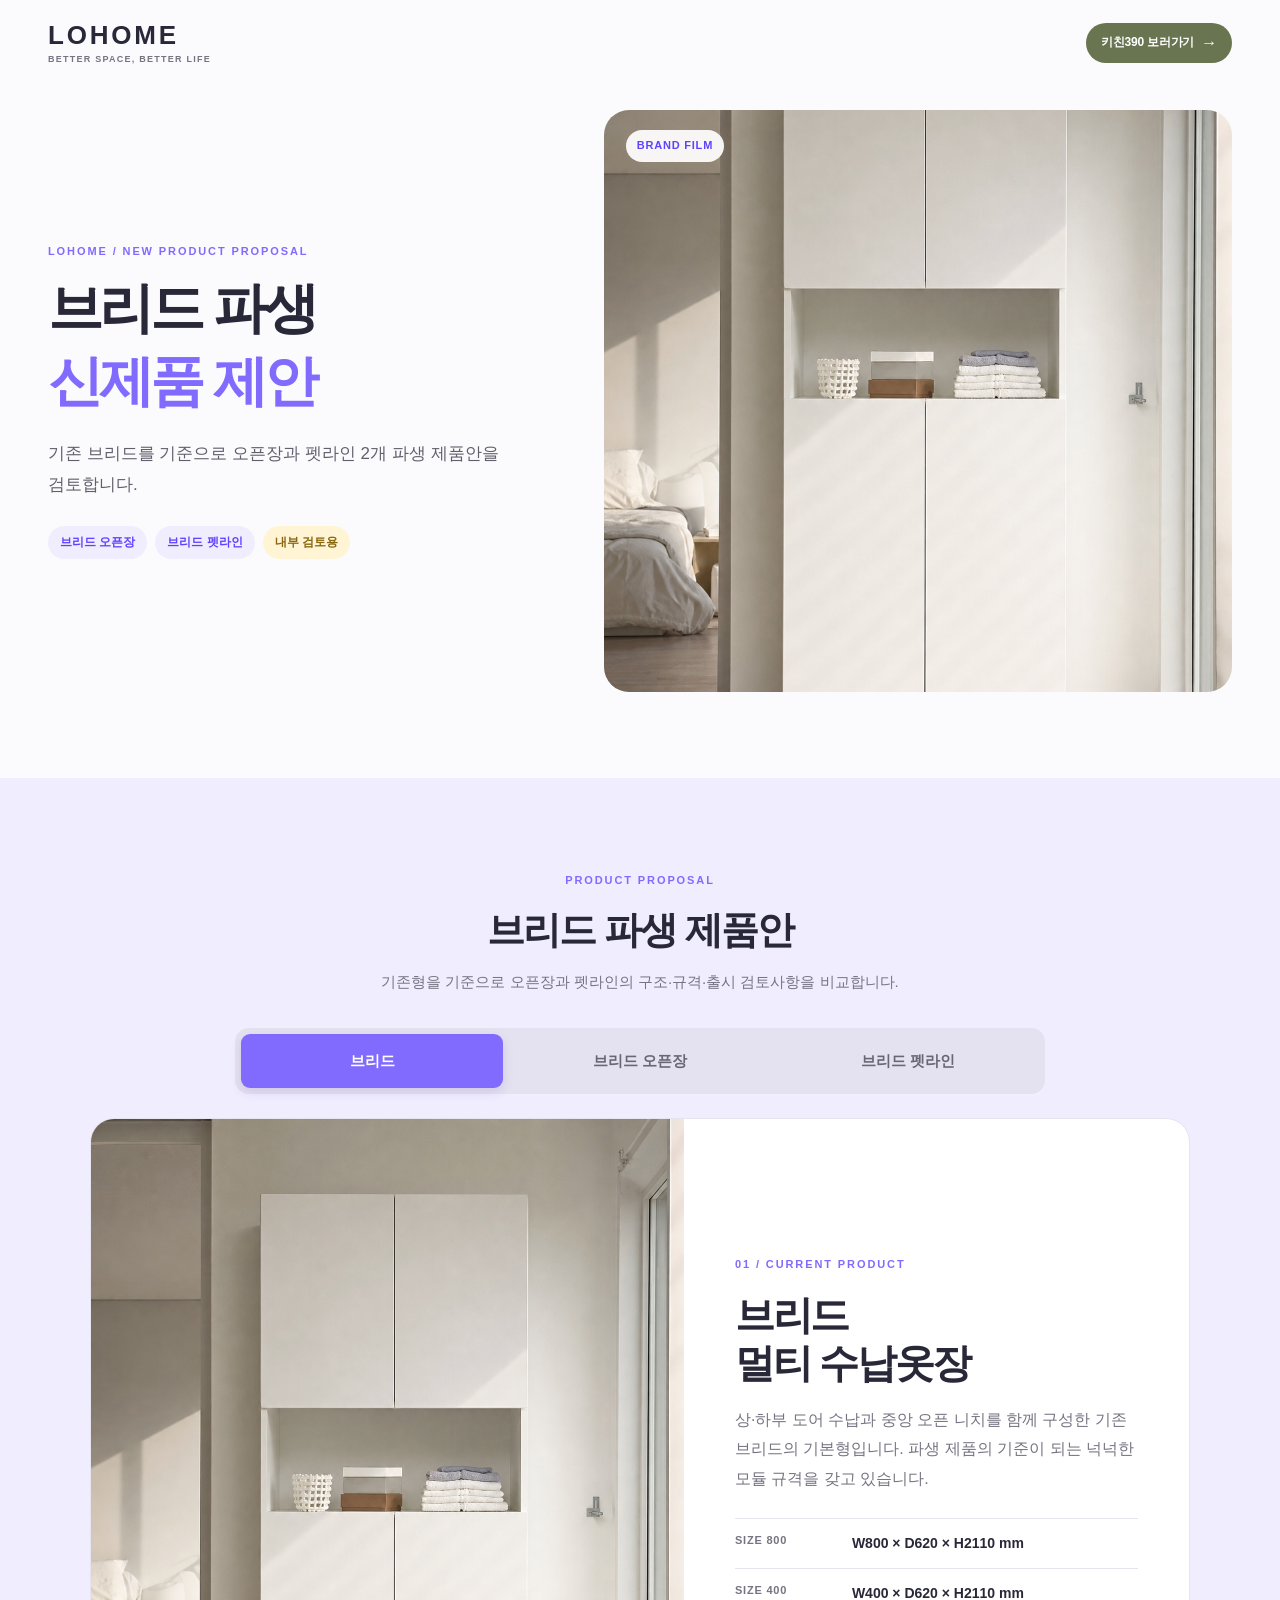
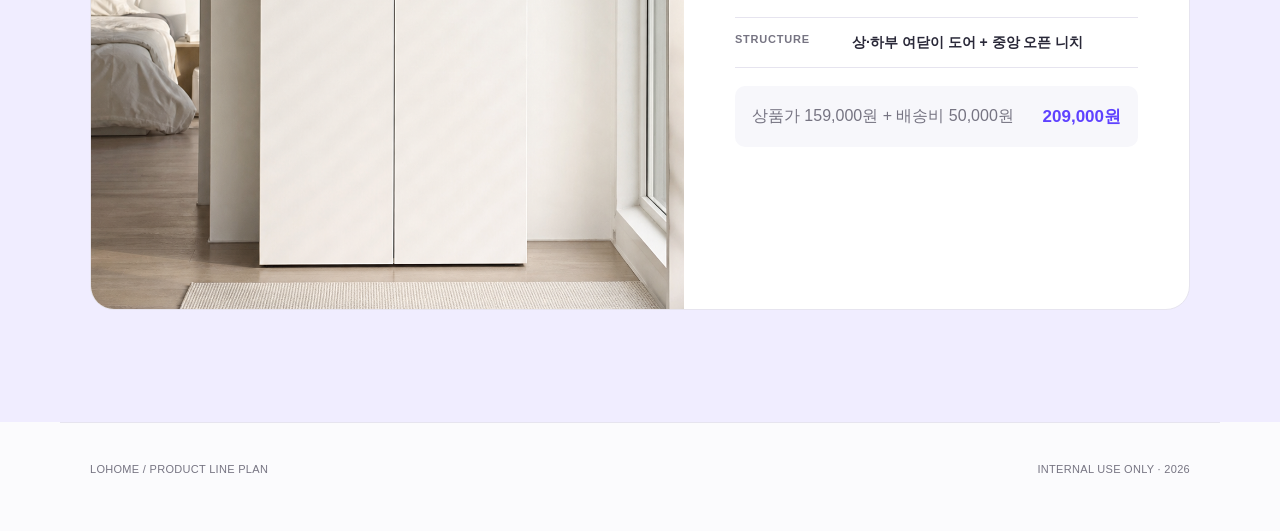
<file: breed/index.html>
<!doctype html>
<html lang="ko">
<head>
  <meta charset="utf-8">
  <meta name="viewport" content="width=device-width,initial-scale=1">
  <meta name="description" content="LOHOME 브리드 확장 라인 기획안">
  <title>LOHOME | 브리드 확장 라인 기획안</title>
  <style>
    :root{--ink:#292838;--muted:#767482;--line:#e6e4ef;--bg:#fbfbfd;--lav:#816bff;--deep:#5f42ff;--pale:#f0edff;--yellow:#ffc93d;--olive:#697551;--white:#fff}*{box-sizing:border-box}html{scroll-behavior:smooth}body{margin:0;background:var(--bg);color:var(--ink);font-family:Pretendard,"Pretendard Variable",-apple-system,BlinkMacSystemFont,"Segoe UI",sans-serif;line-height:1.6;word-break:keep-all}button{font:inherit}header{height:86px;max-width:1320px;padding:0 48px;margin:auto;display:flex;align-items:center;justify-content:space-between}.logo{font-size:26px;font-weight:850;letter-spacing:2.8px;line-height:1}.logo span{display:block;margin-top:7px;color:var(--muted);font-size:9px;font-weight:600;letter-spacing:1.25px}.kitchen-link{display:inline-flex;align-items:center;gap:7px;border-radius:99px;padding:10px 15px;background:var(--olive);color:#fff;text-decoration:none;font-size:12px;font-weight:750;letter-spacing:-.2px;transition:transform .2s,background .2s}.kitchen-link:hover{background:#556040;transform:translateY(-1px)}.kitchen-link b{font-size:16px;font-weight:500;line-height:1}
    .hero{max-width:1320px;margin:auto;padding:24px 48px 86px;display:grid;grid-template-columns:.88fr 1.12fr;align-items:center;gap:62px}.eyebrow{margin:0 0 17px;color:var(--lav);font-size:11px;font-weight:850;letter-spacing:1.9px}.hero h1{margin:0;font-size:clamp(43px,4.3vw,65px);line-height:1.13;letter-spacing:-3.8px}.hero h1 strong{display:block;margin-top:10px;color:var(--lav);font-weight:850}.hero-copy>p:not(.eyebrow){margin:26px 0 0;color:#605f6c;font-size:17px;line-height:1.85}.hero-tags{display:flex;gap:8px;flex-wrap:wrap;margin-top:25px}.hero-tags span{padding:7px 12px;border-radius:99px;background:var(--pale);color:var(--deep);font-size:12px;font-weight:750}.hero-tags span:last-child{background:#fff5d5;color:#8a6610}.hero-media{margin:0;position:relative;overflow:hidden;border-radius:25px;background:#e9e7f3;aspect-ratio:1.08/1}.hero-media video{display:block;width:100%;height:100%;object-fit:cover;pointer-events:none}.video-badge{position:absolute;left:22px;top:20px;padding:7px 11px;border-radius:99px;background:#ffffffec;color:var(--deep);font-size:11px;font-weight:800;letter-spacing:.8px;pointer-events:none}
    .marketing{max-width:1224px;margin:56px auto 78px;padding:0 48px}.marketing-wrap{padding:35px 38px;border-radius:24px;background:#fff4c9;position:relative;overflow:hidden}.marketing-wrap:after{content:"🐾";position:absolute;right:30px;animation:pawWalk 8s ease-in-out infinite;top:-18px;color:#fff8dd;font-size:154px;line-height:1;transform:rotate(-18deg)}.marketing-top{position:relative;z-index:1;display:flex;justify-content:space-between;gap:24px;align-items:end}.marketing h2{margin:0;font-size:31px;line-height:1.25;letter-spacing:-1.7px}.marketing-top p:last-child{max-width:370px;margin:0;color:#766945;font-size:13px}.marketing-grid{position:relative;z-index:1;display:grid;grid-template-columns:repeat(3,1fr);gap:12px;margin-top:23px}.marketing-card{padding:20px;border-radius:15px;background:#fffdf6}.marketing-card .num{display:inline-block;margin-bottom:11px;padding:3px 8px;border-radius:99px;background:#f1eaff;color:var(--deep);font-size:10px;font-weight:850;letter-spacing:1px}.marketing-card h3{margin:0;font-size:18px;letter-spacing:-.8px}.marketing-card p{margin:7px 0 0;color:#6f6a5e;font-size:13px;line-height:1.7}.product-area{padding:94px 30px 112px;background:var(--pale)}.section-intro{max-width:760px;margin:0 auto 34px;text-align:center}.section-intro h2{margin:0;font-size:38px;line-height:1.3;letter-spacing:-2px}.section-intro p:last-child{margin:14px 0 0;color:var(--muted);font-size:15px}.tabs{max-width:810px;margin:0 auto 24px;padding:6px;display:grid;grid-template-columns:repeat(3,1fr);gap:6px;border-radius:14px;background:#e4e2f0}.tabs button{padding:15px 10px;border:0;border-radius:9px;background:transparent;color:#696776;cursor:pointer;font-size:15px;font-weight:750}.tabs button.active{background:var(--lav);color:#fff;box-shadow:0 4px 11px #6238a326}.panel{display:none;max-width:1100px;margin:auto}.panel.active{display:block;animation:in .24s ease-out}@keyframes in{from{opacity:0;transform:translateY(7px)}to{opacity:1;transform:none}}
    .product-card{display:grid;grid-template-columns:1.08fr .92fr;overflow:hidden;border:1px solid var(--line);border-radius:24px;background:#fff}.media-frame{position:relative;min-height:590px;margin:0;background:#f1eff4;overflow:hidden}.media-frame img,.media-frame video{display:block;width:100%;height:100%;object-fit:cover}.product-info{padding:55px 51px;display:flex;flex-direction:column;justify-content:center}.product-info h3{margin:0;font-size:40px;line-height:1.2;letter-spacing:-2.3px}.product-info>p:not(.eyebrow){margin:18px 0 25px;color:var(--muted);font-size:16px;line-height:1.85}.spec{border-top:1px solid var(--line)}.spec div{display:grid;grid-template-columns:105px 1fr;gap:12px;padding:13px 0;border-bottom:1px solid var(--line);font-size:14px}.spec span{color:var(--muted);font-size:11px;font-weight:850;letter-spacing:.8px}.spec b{font-weight:650}.price-note{margin:22px 0 0;padding:15px 17px;border-radius:10px;background:#f7f7fb;color:#5e5c6d;font-size:13px}.price-note b{float:right;color:var(--deep);font-size:17px}.price-note.pending b{color:var(--lav)}
    .slide{display:none;width:100%;height:100%}.slide.active{display:block}.carousel-control{position:absolute;z-index:2;top:50%;width:43px;height:43px;border:0;border-radius:50%;background:#fffffff0;color:var(--ink);font-size:31px;line-height:36px;cursor:pointer;box-shadow:0 4px 18px #29283824}.carousel-control.prev{left:18px}.carousel-control.next{right:18px}.slide-count{position:absolute;right:18px;bottom:18px;z-index:2;padding:6px 10px;border-radius:99px;background:#292838c9;color:#fff;font-size:11px;font-weight:750;letter-spacing:.5px}.dot-row{position:absolute;left:50%;bottom:18px;z-index:2;display:flex;gap:6px;transform:translateX(-50%)}.dot-row button{width:7px;height:7px;padding:0;border:0;border-radius:9px;background:#ffffff80;cursor:pointer}.dot-row button.active{width:20px;background:#fff}.benefit{display:grid;grid-template-columns:repeat(3,1fr);gap:12px;max-width:1100px;margin:31px auto 0}.benefit article{padding:23px;border:1px solid #e5e3ed;border-radius:15px;background:#fff}.benefit b{display:block;margin-bottom:7px;color:var(--deep);font-size:18px;letter-spacing:-.8px}.benefit p{margin:0;color:var(--muted);font-size:13px;line-height:1.65}
    .vs{max-width:1100px;margin:32px auto 0;padding:34px;border:1px solid #e9dfbc;border-radius:23px;background:#fff8df}.vs-head{text-align:center}.vs-head h3{margin:0;font-size:30px;letter-spacing:-1.8px}.vs-head p{margin:8px 0 0;color:var(--muted);font-size:13px}.vs-grid{display:grid;grid-template-columns:1fr 1fr;gap:14px;margin-top:25px}.vs-product{padding:24px;border-radius:16px;background:#fff}.vs-product.ours{border:2px solid #918bd5;background:#faf9ff}.vs-product.theirs{border:1px solid #e6e3d8}.vs-label{color:var(--muted);font-size:11px;font-weight:850;letter-spacing:1px}.ours .vs-label{color:var(--lav)}.vs-product h4{margin:7px 0 3px;font-size:23px;letter-spacing:-1.2px}.vs-product .sub{margin:0;color:var(--muted);font-size:12px}.vs-list{margin:18px 0 0;border-top:1px solid var(--line)}.vs-list div{display:grid;grid-template-columns:118px 1fr;gap:10px;padding:12px 0;border-bottom:1px solid var(--line);font-size:13px}.vs-list span{color:var(--muted);font-size:11px;font-weight:800;letter-spacing:.6px}.vs-list b{font-weight:750}.ours .vs-list b{color:var(--deep)}.tag-yes{display:inline-block;padding:3px 8px;border-radius:99px;background:#eeeafb;color:var(--deep);font-size:12px;font-style:normal}.tag-no{color:#999!important;text-decoration:line-through}.vs-highlight{display:grid;grid-template-columns:1.06fr .94fr;gap:17px;align-items:center;margin-top:16px;padding:17px;border-radius:15px;background:#fff}.vs-highlight figure{margin:0;overflow:hidden;border-radius:11px;aspect-ratio:1.5/1}.vs-highlight img{display:block;width:100%;height:100%;object-fit:cover}.vs-highlight h4{margin:0 0 7px;font-size:22px;letter-spacing:-1.2px}.vs-highlight p{margin:0;color:var(--muted);font-size:13px;line-height:1.75}.vs-highlight strong{color:var(--deep)}.price-review{margin:16px 0 0;padding:12px 15px;border-radius:10px;background:#f8f6ed;color:#77736a;text-align:center;font-size:12px}.price-review b{color:#5c564b}
    footer{max-width:1160px;margin:auto;padding:38px 30px 52px;border-top:1px solid var(--line);display:flex;justify-content:space-between;color:var(--muted);font-size:11px;letter-spacing:.3px}
    @keyframes pawWalk{0%,100%{transform:translate(0,0) rotate(-7deg)}25%{transform:translate(-18px,10px) rotate(6deg)}50%{transform:translate(-4px,24px) rotate(-4deg)}75%{transform:translate(-26px,13px) rotate(7deg)}}@media(prefers-reduced-motion:reduce){.marketing-wrap:after{animation:none}}@media(max-width:850px){header{padding:0 24px}.hero{padding:21px 24px 67px;gap:35px}.hero h1{font-size:43px}.marketing{padding:0 24px}.product-info{padding:42px 34px}.product-info h3{font-size:33px}.media-frame{min-height:530px}.product-area{padding-left:24px;padding-right:24px}}@media(max-width:680px){header{height:76px;padding:0 20px}.logo{font-size:23px}.internal{padding:7px 10px;font-size:10px}.hero{display:flex;flex-direction:column;padding:22px 20px 58px;gap:28px}.hero h1{font-size:39px;letter-spacing:-2.8px}.hero-copy>p:not(.eyebrow){margin-top:18px;font-size:15px}.hero-media{width:100%;border-radius:19px;aspect-ratio:1/1.04}.marketing{margin:32px auto 56px;padding:0 20px}.marketing-wrap{padding:26px 21px}.marketing-wrap:after{right:-4px;top:-11px;font-size:105px}.marketing-top{display:block}.marketing h2{font-size:27px}.marketing-top p:last-child{margin-top:10px;font-size:12px}.marketing-grid{grid-template-columns:1fr;gap:8px;margin-top:18px}.marketing-card{padding:17px}.product-area{padding:64px 20px 72px}.section-intro{text-align:left;margin-bottom:24px}.section-intro h2{font-size:29px;letter-spacing:-1.4px}.section-intro p:last-child{font-size:14px}.tabs{gap:3px;padding:4px;border-radius:11px}.tabs button{padding:12px 3px;font-size:13px}.product-card{grid-template-columns:1fr}.media-frame{min-height:0;height:405px}.product-info{padding:31px 24px}.product-info h3{font-size:30px}.product-info>p:not(.eyebrow){margin:14px 0 20px;font-size:14px}.spec div{grid-template-columns:82px 1fr;font-size:13px}.price-note{font-size:12px}.price-note b{font-size:15px}.carousel-control{width:39px;height:39px;font-size:28px;line-height:32px}.carousel-control.prev{left:12px}.carousel-control.next{right:12px}.benefit{grid-template-columns:1fr;gap:8px;margin-top:14px}.benefit article{padding:19px}.vs{margin-top:20px;padding:16px}.vs-head{text-align:left;margin:7px 6px 18px}.vs-head h3{font-size:24px}.vs-head p{font-size:12px}.vs-grid{grid-template-columns:1fr;gap:9px;margin-top:0}.vs-product{padding:20px}.vs-product h4{font-size:21px}.vs-list div{grid-template-columns:104px 1fr}.vs-highlight{grid-template-columns:1fr;padding:12px}.vs-highlight figure{aspect-ratio:1.45/1}.price-review{line-height:1.6}footer{display:block;padding:30px 20px;line-height:1.8}}
  
.vs-grid.photo-compare{align-items:start}
.vs-photo{margin:14px 0 0;overflow:hidden;border-radius:14px;aspect-ratio:1/1;background:#f5f4f1;border:1px solid #ece8dc}
.vs-photo img{display:block;width:100%;height:100%;object-fit:cover}
.vs-product .vs-list small{font-size:11px;color:#8d8d8d;font-weight:600}
.vs-footnote{margin:12px 0 0;color:#8a8a8a;font-size:12px}
@media(max-width:900px){
  .vs-grid.photo-compare{grid-template-columns:1fr}
}

</style>
</head>
<body>
  <header><div class="logo">LOHOME<span>BETTER SPACE, BETTER LIFE</span></div><a class="kitchen-link" href="https://violett1106.github.io/LOHOME/kitchen390/">키친390 보러가기 <b>→</b></a></header>
  <main>
    <section class="hero"><div class="hero-copy"><p class="eyebrow">LOHOME / NEW PRODUCT PROPOSAL</p><h1>브리드 파생<strong>신제품 제안</strong></h1><p>기존 브리드를 기준으로 오픈장과 펫라인 2개 파생 제품안을 검토합니다.</p><div class="hero-tags"><span>브리드 오픈장</span><span>브리드 펫라인</span><span>내부 검토용</span></div></div><figure class="hero-media"><video autoplay muted loop playsinline poster="images/brmain.png"><source src="images/br.mp4" type="video/mp4"></video><figcaption class="video-badge">BRAND FILM</figcaption></figure></section>
    <section class="product-area">
      <div class="section-intro"><p class="eyebrow">PRODUCT PROPOSAL</p><h2>브리드 파생 제품안</h2><p>기존형을 기준으로 오픈장과 펫라인의 구조·규격·출시 검토사항을 비교합니다.</p></div>
      <div class="tabs" role="tablist" aria-label="브리드 제품 선택"><button class="active" role="tab" aria-selected="true" data-target="breed">브리드</button><button role="tab" aria-selected="false" data-target="open">브리드 오픈장</button><button role="tab" aria-selected="false" data-target="pet">브리드 펫라인</button></div>
      <section class="panel active" id="breed" role="tabpanel"><div class="product-card"><figure class="media-frame"><img src="images/brmain.png" alt="기존 브리드 멀티 수납옷장"></figure><div class="product-info"><p class="eyebrow">01 / CURRENT PRODUCT</p><h3>브리드<br>멀티 수납옷장</h3><p>상·하부 도어 수납과 중앙 오픈 니치를 함께 구성한 기존 브리드의 기본형입니다. 파생 제품의 기준이 되는 넉넉한 모듈 규격을 갖고 있습니다.</p><div class="spec"><div><span>SIZE 800</span><b>W800 × D620 × H2110 mm</b></div><div><span>SIZE 400</span><b>W400 × D620 × H2110 mm</b></div><div><span>STRUCTURE</span><b>상·하부 여닫이 도어 + 중앙 오픈 니치</b></div></div><p class="price-note">상품가 159,000원 + 배송비 50,000원 <b>209,000원</b></p></div></div></section>
      <section class="panel" id="open" role="tabpanel"><div class="product-card"><figure class="media-frame carousel" data-carousel aria-label="브리드 오픈장 이미지"><div class="slide active"><img src="images/br_opmain.png" alt="브리드 오픈장 메인 이미지"></div><div class="slide"><img src="images/br_op%20(1).png" alt="브리드 오픈장 이미지 1"></div><div class="slide"><img src="images/br_op%20(3).png" alt="브리드 오픈장 이미지 3"></div><button class="carousel-control prev" type="button" aria-label="이전 이미지">‹</button><button class="carousel-control next" type="button" aria-label="다음 이미지">›</button><div class="dot-row" aria-label="오픈장 이미지 선택"></div><span class="slide-count">1 / 3</span></figure><div class="product-info"><p class="eyebrow">02 / NEW LINE</p><h3>브리드<br>오픈장</h3><p>기존 브리드와 같은 높이·폭·깊이를 유지하면서 문을 덜어낸 오픈 수납형입니다. 책과 패브릭, 생활 소품이 자연스럽게 보이는 공간을 만듭니다.</p><div class="spec"><div><span>SIZE</span><b>기존 브리드와 동일 규격 적용</b></div><div><span>TOP</span><b>오픈 선반 3단</b></div><div><span>LOWER</span><b>2도어 수납장</b></div></div><p class="price-note pending">출시 사양 검토 중 <b>판매가 미정</b></p></div></div></section>
      <section class="panel" id="pet" role="tabpanel"><div class="product-card"><figure class="media-frame carousel" data-carousel aria-label="브리드 펫라인 이미지">
<div class="slide active" data-pet-variant="pet"><img src="./images/br_pet.png?v=20261005-2218" alt="브리드 펫"></div>
<div class="slide" data-pet-variant="open"><img src="./images/br%20(1).png?v=20261005-2218" alt="브리드 펫 오픈장"></div>
<div class="slide" data-pet-variant="half"><img src="./images/br%20(3).png?v=20261005-2218" alt="브리드 펫 오픈 반장"></div>
<div class="slide" data-pet-variant="multi1"><img src="./images/br_pet_1.png?v=20261005-2218" alt="펫 멀티장1"></div>
<div class="slide" data-pet-variant="multi2"><img src="./images/br_pet_2.png?v=20261005-2218" alt="펫 멀티장2"></div>
<button class="carousel-control prev" type="button" aria-label="이전 이미지">‹</button>
<button class="carousel-control next" type="button" aria-label="다음 이미지">›</button>
<div class="dot-row" aria-label="펫라인 이미지 선택"></div>
<span class="slide-count">1 / 5</span>
</figure><div class="product-info" id="pet-product-info">
<p class="eyebrow" id="pet-eyebrow">03-1 / BREED PET</p>
<h3 id="pet-title">브리드<br>펫 🐾</h3>
<p id="pet-desc">브리드 구조를 바탕으로 반려생활에 맞춘 파생 가구 라인입니다. 펫 오픈장, 펫 오픈 반장, 펫 멀티장 등 다양한 확장안을 함께 검토합니다.</p>
<div class="spec" id="pet-spec">
  <div><span>LINEUP</span><b>펫 오픈장 · 펫 오픈 반장 · 펫 멀티장</b></div>
  <div><span>CONCEPT</span><b>반려생활 + 생활수납 결합</b></div>
  <div><span>DEPTH</span><b>기존 브리드 구조 기반</b></div>
  <div><span>STATUS</span><b>신제품 제안 검토 중</b></div>
</div>
<p class="price-note pending">출시 사양 검토 중 <b>판매가 미정</b></p>
</div></div>
<section class="vs" aria-label="경쟁사 비교">
  <div class="vs-head">
    <p class="eyebrow">PET OPEN CABINET / COMPARE</p>
    <h3>펫 오픈장 구조·가격 비교</h3>
    <p>타사 유사 디자인 대비, 로홈안은 아치 상부의 남는 공간에 선반 1칸과 펫옷 수납 옷봉을 추가한 구조입니다.</p>
  </div>

  <div class="vs-grid photo-compare">
    <article class="vs-product ours">
      <span class="vs-label">LOHOME / 브리드 펫 오픈장</span>
      <h4>브리드 펫 오픈장</h4>
      <p class="sub">펫 휴식공간 + 상부 오픈 수납 + 선반 1칸 + 옷봉</p>
      <figure class="vs-photo">
        <img src="images/breed-pet-storage-plan.png" alt="브리드 펫 오픈장 선반과 옷봉 구조">
      </figure>
      <div class="vs-list">
        <div><span>핵심 구조</span><b>아치형 펫 휴식공간 + 오픈 수납</b></div>
        <div><span>추가 수납</span><b><i class="tag-yes">선반 1칸 추가</i></b></div>
        <div><span>펫옷 수납</span><b><i class="tag-yes">옷봉 포함</i></b></div>
        <div><span>사이즈</span><b>H 2110 / W 800 / D 620</b></div>
      </div>
      <p class="vs-footnote">판매가 검토 중</p>
    </article>

    <article class="vs-product theirs">
      <span class="vs-label">COMPETITOR / MONO PUPPY</span>
      <h4>타사 펫가구</h4>
      <p class="sub">피에르홈 모노퍼피 기준</p>
      <figure class="vs-photo">
        <img src="./images/20261005_214451.png?v=20261005-2218" alt="타사 모노퍼피 펫가구">
      </figure>
      <div class="vs-list">
        <div><span>판매가</span><b>248,000원 <small>(배송비 포함)</small></b></div>
        <div><span>사이즈</span><b>H 2000 / W 600 / D 380</b></div>
        <div><span>BODY</span><b>18T E0PB + NON SCRATCH LAMINATE</b></div>
        <div><span>DOOR</span><b>18T EO PB + NON SCRATCH LAMINATE</b></div>
        <div><span>BACK</span><b>3T MDF + DECO SHEET</b></div>
        <div><span>생산</span><b>국내생산</b></div>
      </div>
    </article>
  </div>

  <p class="price-review"><b>비교 포인트</b> · 타사는 기본 구조 기준 248,000원(배송비 포함) · 로홈안은 상부 선반 1칸과 펫옷 옷봉을 추가한 파생안입니다.</p>
</section>
</section>
  </main>
  <footer><span>LOHOME / PRODUCT LINE PLAN</span><span>INTERNAL USE ONLY · 2026</span></footer>
  <script>
    document.querySelectorAll('[role=tab]').forEach(tab=>tab.addEventListener('click',()=>{document.querySelectorAll('[role=tab]').forEach(t=>{t.classList.remove('active');t.setAttribute('aria-selected','false')});document.querySelectorAll('[role=tabpanel]').forEach(p=>p.classList.remove('active'));tab.classList.add('active');tab.setAttribute('aria-selected','true');document.getElementById(tab.dataset.target).classList.add('active')}));
    const petVariantContent={
  pet:{
    eyebrow:'03-1 / BREED PET',
    title:'브리드<br>펫 🐾',
    desc:'브리드 구조를 바탕으로 반려생활에 맞춘 파생 가구 라인입니다. 펫 오픈장, 펫 오픈 반장, 펫 멀티장 등 다양한 확장안을 함께 검토합니다.',
    spec:'<div><span>LINEUP</span><b>펫 오픈장 · 펫 오픈 반장 · 펫 멀티장</b></div><div><span>CONCEPT</span><b>반려생활 + 생활수납 결합</b></div><div><span>DEPTH</span><b>기존 브리드 구조 기반</b></div><div><span>STATUS</span><b>신제품 제안 검토 중</b></div>'
  },
  open:{
    eyebrow:'03-2 / PET OPEN CABINET',
    title:'브리드<br>펫 오픈장 🐾',
    desc:'기존 브리드의 깊이 D620을 유지한 세로형 펫 수납안입니다. 하부 펫 휴식공간과 상부 오픈 수납을 결합하고, 아치 상부의 남는 공간에 선반 1칸과 펫옷 옷봉을 추가하는 구조입니다.',
    spec:'<div><span>TYPE</span><b>세로형 펫 오픈장</b></div><div><span>LOWER</span><b>아치형 펫 휴식공간</b></div><div><span>ADDED</span><b>선반 1칸 + 펫옷 수납 옷봉</b></div><div><span>DEPTH</span><b>기존 브리드와 동일한 D620</b></div>'
  },
  half:{
    eyebrow:'03-3 / PET OPEN HALF CABINET',
    title:'브리드<br>펫 오픈 반장 🐾',
    desc:'높이를 낮춘 반장형 펫 수납안입니다. 거실·침실의 낮은 가구와 함께 두기 쉬운 비례로, 펫 휴식공간과 오픈 수납을 한 가구 안에 구성합니다.',
    spec:'<div><span>TYPE</span><b>낮은 높이의 펫 오픈 반장</b></div><div><span>LOWER</span><b>아치형 펫 휴식공간</b></div><div><span>TOP</span><b>오픈 수납 구성</b></div><div><span>DEPTH</span><b>기존 브리드와 동일한 D620</b></div>'
  },
  multi1:{
    eyebrow:'03-4 / PET MULTI CABINET 1',
    title:'브리드<br>펫 멀티장 1 🐾',
    desc:'반려용품 수납을 강화한 멀티형 제안안입니다. 펫용품과 생활용품을 함께 담을 수 있는 구조 확장 방향을 검토합니다.',
    spec:'<div><span>TYPE</span><b>펫 멀티장 1</b></div><div><span>USE</span><b>펫용품 + 생활수납</b></div><div><span>POINT</span><b>브리드 파생 수납안</b></div><div><span>STATUS</span><b>구성 검토 중</b></div>'
  },
  multi2:{
    eyebrow:'03-5 / PET MULTI CABINET 2',
    title:'브리드<br>펫 멀티장 2 🐾',
    desc:'브리드 펫 라인의 추가 파생안입니다. 공간과 수납 목적에 따라 활용할 수 있는 두 번째 멀티장 컨셉입니다.',
    spec:'<div><span>TYPE</span><b>펫 멀티장 2</b></div><div><span>USE</span><b>펫용품 + 생활수납</b></div><div><span>POINT</span><b>다른 비례의 확장안</b></div><div><span>STATUS</span><b>구성 검토 중</b></div>'
  }
};
function updatePetInfo(variant){
  const data=petVariantContent[variant];
  if(!data) return;
  const e=document.getElementById('pet-eyebrow');
  const t=document.getElementById('pet-title');
  const d=document.getElementById('pet-desc');
  const s=document.getElementById('pet-spec');
  if(e)e.textContent=data.eyebrow;
  if(t)t.innerHTML=data.title;
  if(d)d.textContent=data.desc;
  if(s)s.innerHTML=data.spec;
}
document.querySelectorAll('[data-carousel]').forEach(carousel=>{
  const slides=[...carousel.querySelectorAll('.slide')],dots=carousel.querySelector('.dot-row'),count=carousel.querySelector('.slide-count');
  let current=0;
  slides.forEach((_,i)=>{
    const dot=document.createElement('button');
    dot.type='button';
    dot.setAttribute('aria-label',(i+1)+'번 이미지');
    dot.addEventListener('click',()=>show(i));
    dots.append(dot)
  });
  const dotButtons=[...dots.children];
  function show(i){
    current=(i+slides.length)%slides.length;
    slides.forEach((slide,n)=>{
      slide.classList.toggle('active',n===current);
      const video=slide.querySelector('video');
      if(video&&n!==current)video.pause()
    });
    dotButtons.forEach((dot,n)=>dot.classList.toggle('active',n===current));
    count.textContent=(current+1)+' / '+slides.length;
    if(carousel.closest('#pet')){
      updatePetInfo(slides[current].dataset.petVariant);
    }
  }
  carousel.querySelector('.prev').addEventListener('click',()=>show(current-1));
  carousel.querySelector('.next').addEventListener('click',()=>show(current+1));
  show(0)
});
  </script>
</body>
</html>
</file>
